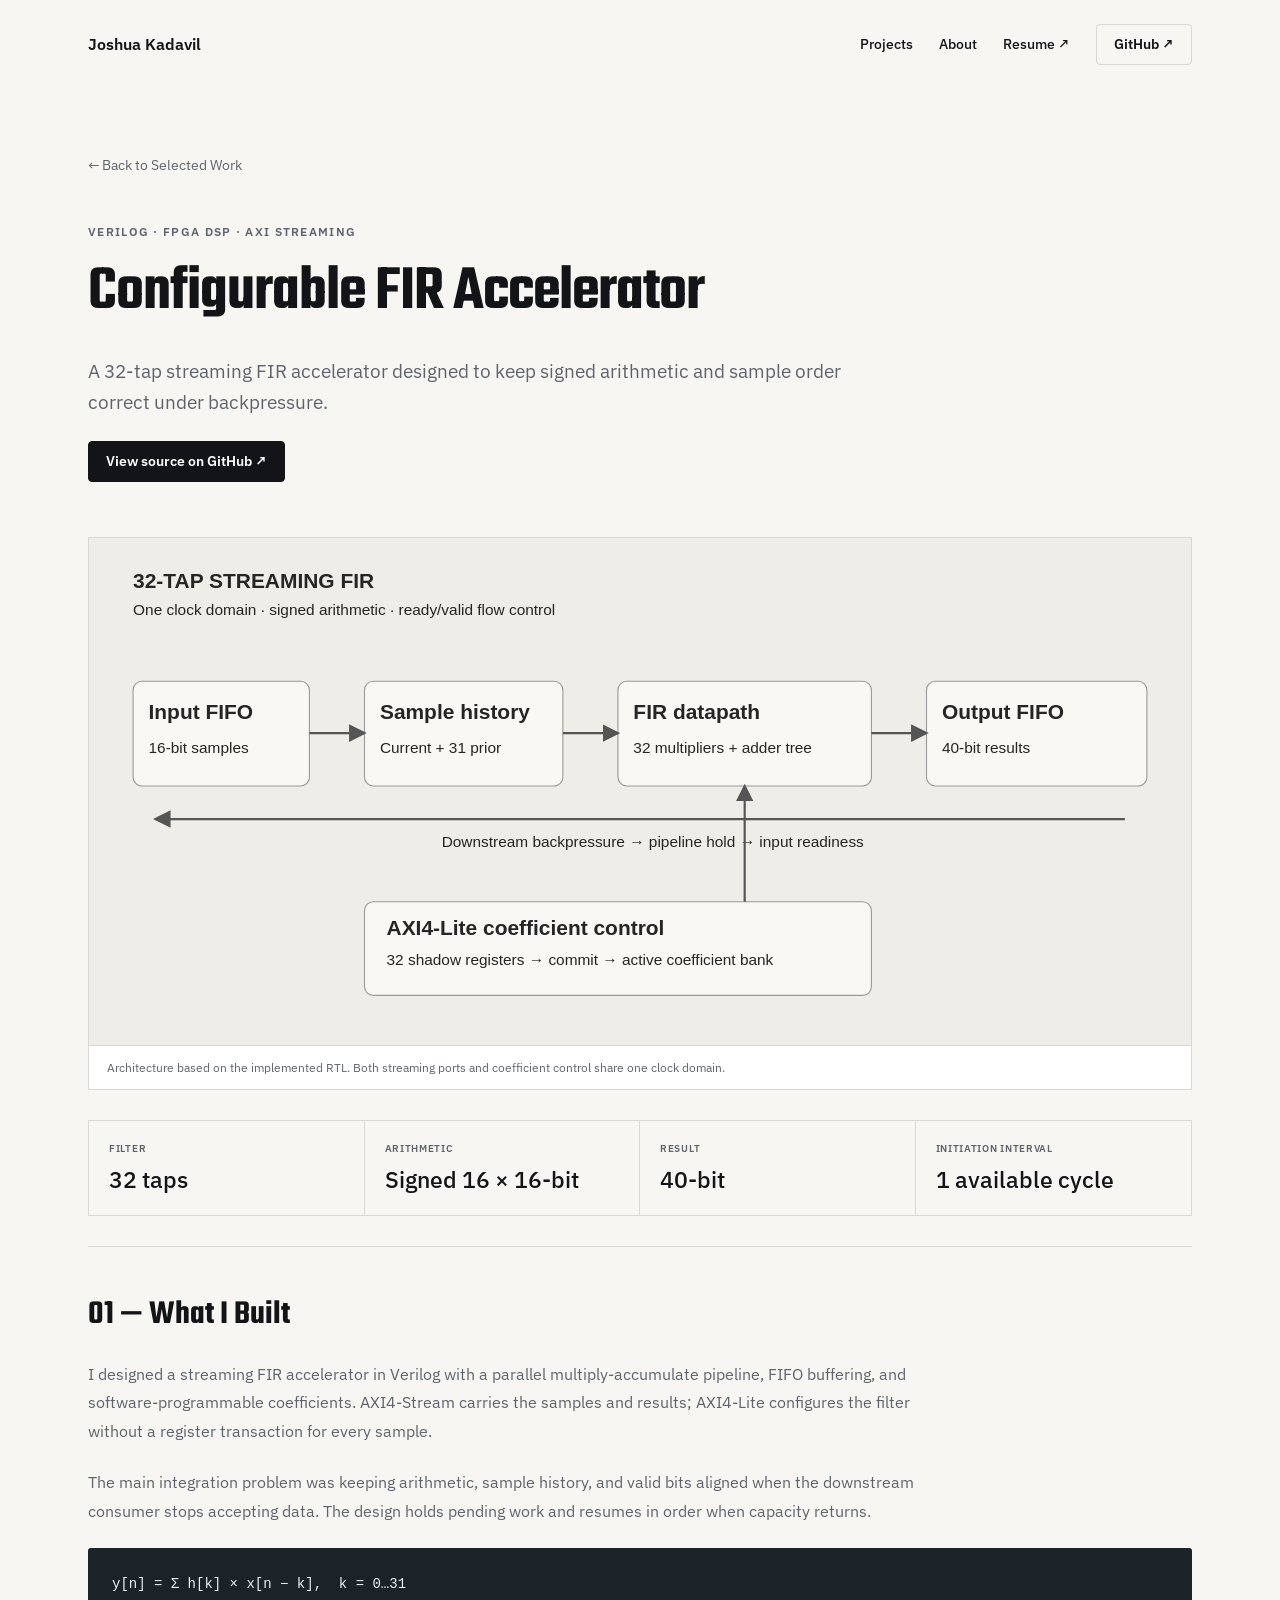
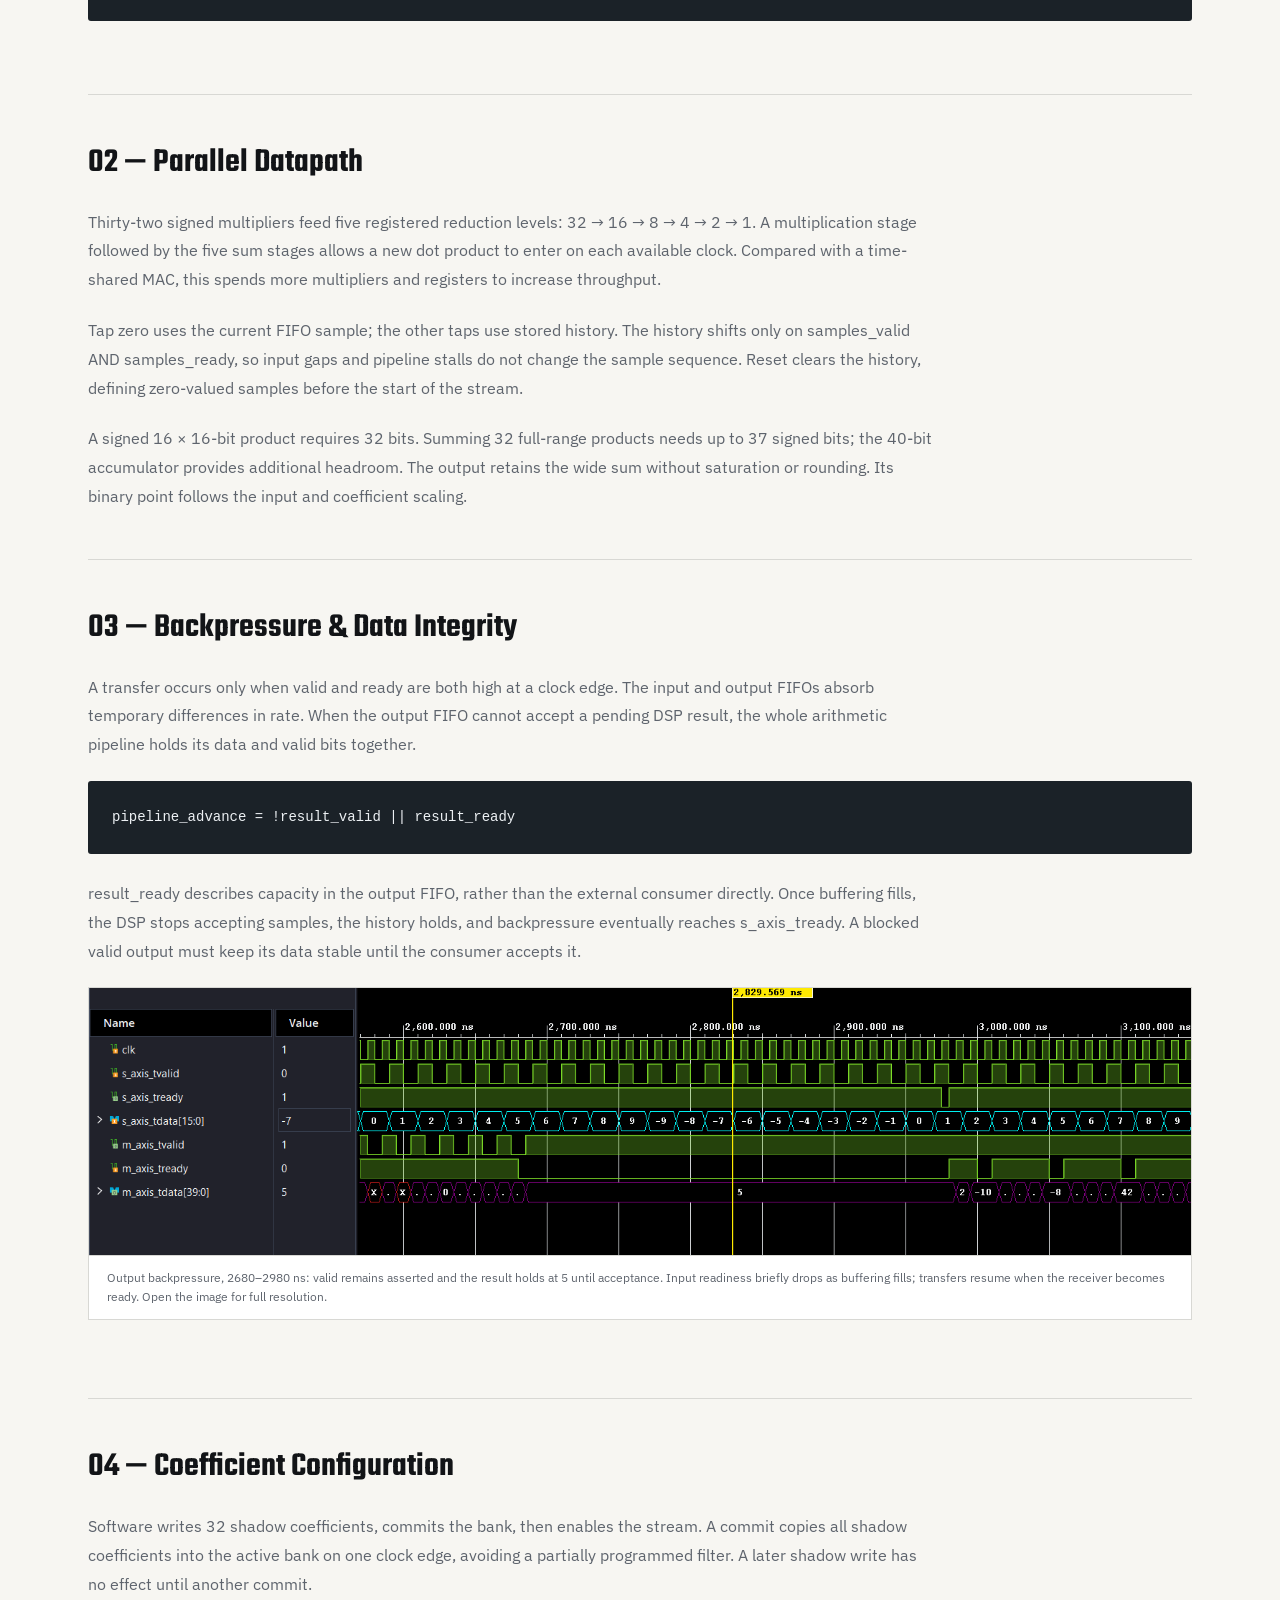
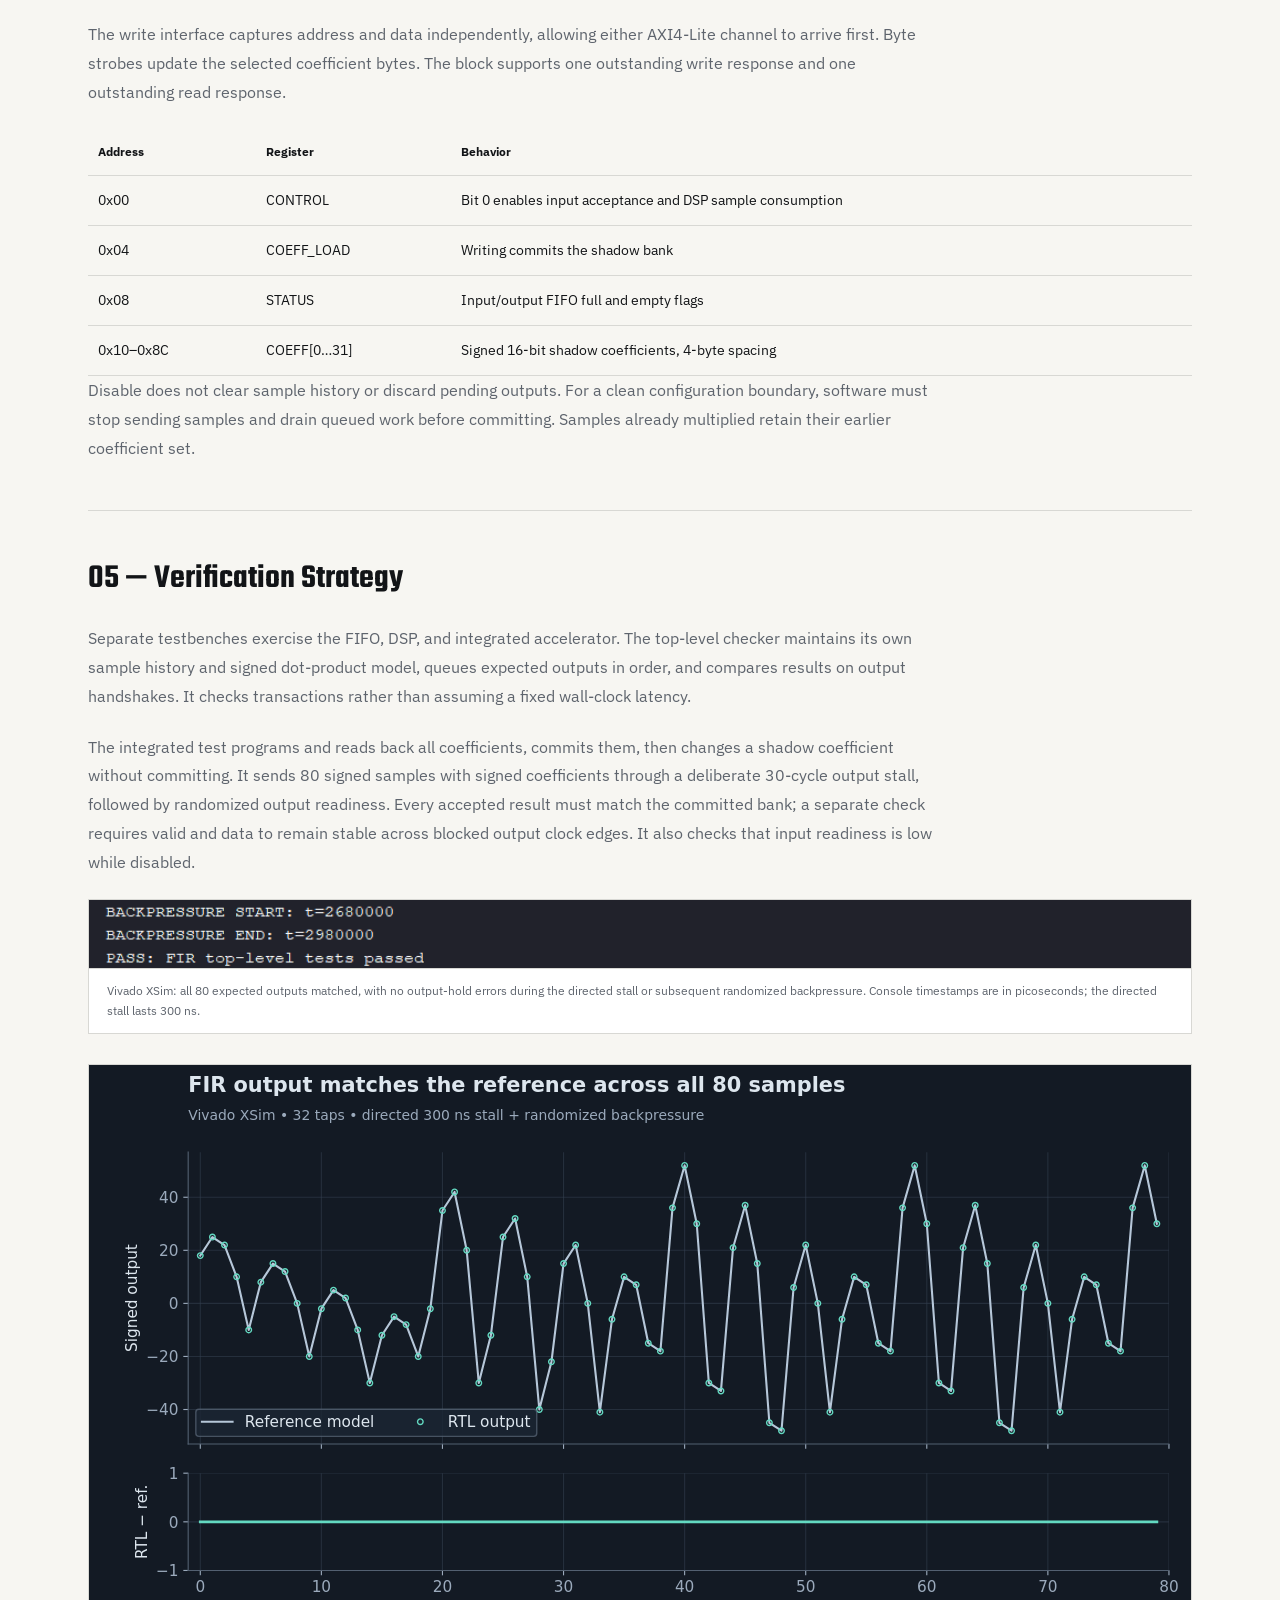
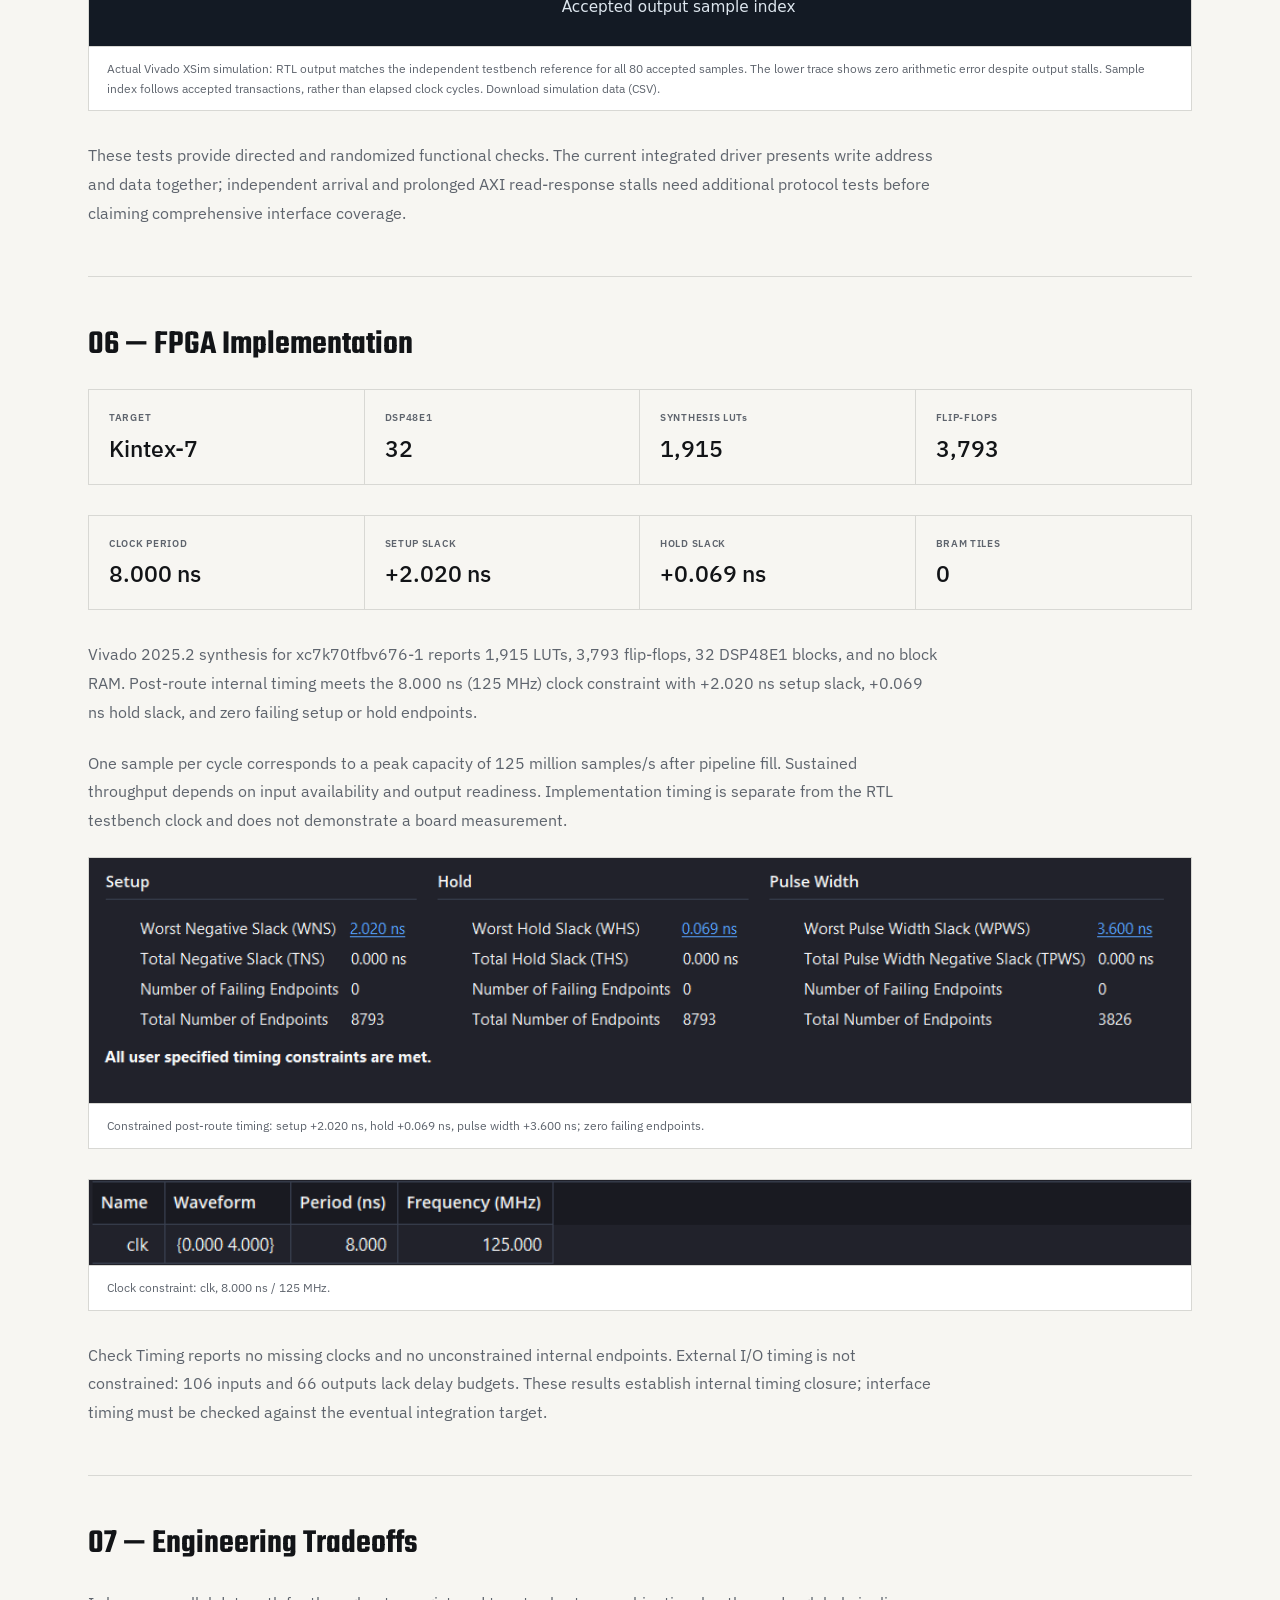
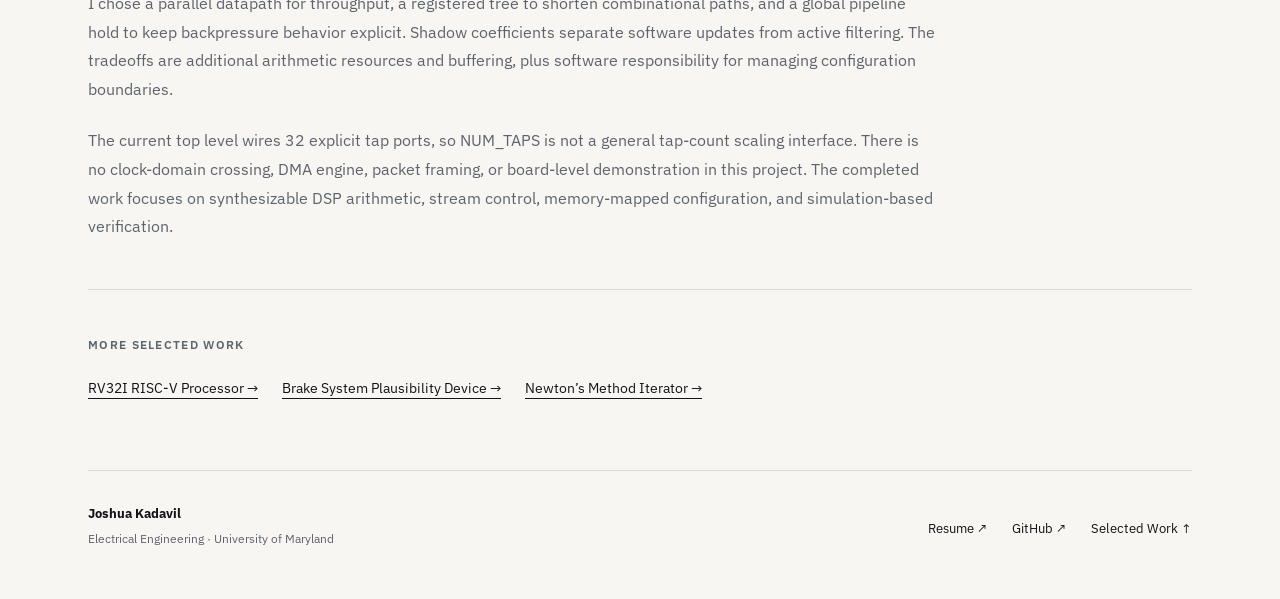
<file: projects/fir/index.html>
<!doctype html><html lang="en"><head><meta charset="utf-8"><meta name="viewport" content="width=device-width, initial-scale=1"><title>Configurable FIR Accelerator — Joshua Kadavil</title><meta name="description" content="Joshua Kadavil’s electrical engineering portfolio: FPGA, RTL, computer architecture, PCB and CMOS design."><link rel="stylesheet" href="/style.css"></head><body><header><a class="brand" href="/">Joshua Kadavil</a><nav aria-label="Main navigation"><a href="/#work">Projects</a><a href="/#about">About</a><a href="https://drive.google.com/file/d/1f0EyTunNT7NF5_D-wASFy5cTvmZ3Mgu0/view?usp=sharing" target="_blank" rel="noopener">Resume ↗</a><a class="button" href="https://github.com/jkadavil" target="_blank" rel="noopener">GitHub ↗</a></nav></header><main><div class="projecthero"><a class="back" href="/#work">← Back to Selected Work</a><small>VERILOG · FPGA DSP · AXI STREAMING</small><h1>Configurable FIR Accelerator</h1><p>A 32-tap streaming FIR accelerator designed to keep signed arithmetic and sample order correct under backpressure.</p><a class="button primary" href="https://github.com/jkadavil/FIR_Filter" target="_blank" rel="noopener">View source on GitHub ↗</a></div><figure><img src="/assets/fir-architecture.svg" alt="32-tap FIR accelerator with input and output FIFOs, sample history, parallel arithmetic and AXI4-Lite coefficient control"><figcaption>Architecture based on the implemented RTL. Both streaming ports and coefficient control share one clock domain.</figcaption></figure><div class="stats"><div><small>FILTER</small><strong>32 taps</strong></div><div><small>ARITHMETIC</small><strong>Signed 16 × 16-bit</strong></div><div><small>RESULT</small><strong>40-bit</strong></div><div><small>INITIATION INTERVAL</small><strong>1 available cycle</strong></div></div><section class="detail"><h2>01 — What I Built</h2><div><p>I designed a streaming FIR accelerator in Verilog with a parallel multiply-accumulate pipeline, FIFO buffering, and software-programmable coefficients. AXI4-Stream carries the samples and results; AXI4-Lite configures the filter without a register transaction for every sample.</p><p>The main integration problem was keeping arithmetic, sample history, and valid bits aligned when the downstream consumer stops accepting data. The design holds pending work and resumes in order when capacity returns.</p><pre><code>y[n] = Σ h[k] × x[n − k],  k = 0…31</code></pre></div></section><section class="detail"><h2>02 — Parallel Datapath</h2><div><p>Thirty-two signed multipliers feed five registered reduction levels: 32 → 16 → 8 → 4 → 2 → 1. A multiplication stage followed by the five sum stages allows a new dot product to enter on each available clock. Compared with a time-shared MAC, this spends more multipliers and registers to increase throughput.</p><p>Tap zero uses the current FIFO sample; the other taps use stored history. The history shifts only on samples_valid AND samples_ready, so input gaps and pipeline stalls do not change the sample sequence. Reset clears the history, defining zero-valued samples before the start of the stream.</p><p>A signed 16 × 16-bit product requires 32 bits. Summing 32 full-range products needs up to 37 signed bits; the 40-bit accumulator provides additional headroom. The output retains the wide sum without saturation or rounding. Its binary point follows the input and coefficient scaling.</p></div></section><section class="detail"><h2>03 — Backpressure & Data Integrity</h2><div><p>A transfer occurs only when valid and ready are both high at a clock edge. The input and output FIFOs absorb temporary differences in rate. When the output FIFO cannot accept a pending DSP result, the whole arithmetic pipeline holds its data and valid bits together.</p><pre><code>pipeline_advance = !result_valid || result_ready</code></pre><p>result_ready describes capacity in the output FIFO, rather than the external consumer directly. Once buffering fills, the DSP stops accepting samples, the history holds, and backpressure eventually reaches s_axis_tready. A blocked valid output must keep its data stable until the consumer accepts it.</p><figure><a href="/assets/fir-backpressure.png" target="_blank" rel="noopener"><img src="/assets/fir-backpressure.png" alt="Vivado waveform showing a 300 ns output stall, stable FIR result of 5, and resumed output transfers" loading="lazy"></a><figcaption>Output backpressure, 2680–2980 ns: valid remains asserted and the result holds at 5 until acceptance. Input readiness briefly drops as buffering fills; transfers resume when the receiver becomes ready. Open the image for full resolution.</figcaption></figure></div></section><section class="detail"><h2>04 — Coefficient Configuration</h2><div><p>Software writes 32 shadow coefficients, commits the bank, then enables the stream. A commit copies all shadow coefficients into the active bank on one clock edge, avoiding a partially programmed filter. A later shadow write has no effect until another commit.</p><p>The write interface captures address and data independently, allowing either AXI4-Lite channel to arrive first. Byte strobes update the selected coefficient bytes. The block supports one outstanding write response and one outstanding read response.</p><div class="tablewrap"><table><thead><tr><th>Address</th><th>Register</th><th>Behavior</th></tr></thead><tbody><tr><td>0x00</td><td>CONTROL</td><td>Bit 0 enables input acceptance and DSP sample consumption</td></tr><tr><td>0x04</td><td>COEFF_LOAD</td><td>Writing commits the shadow bank</td></tr><tr><td>0x08</td><td>STATUS</td><td>Input/output FIFO full and empty flags</td></tr><tr><td>0x10–0x8C</td><td>COEFF[0…31]</td><td>Signed 16-bit shadow coefficients, 4-byte spacing</td></tr></tbody></table></div><p>Disable does not clear sample history or discard pending outputs. For a clean configuration boundary, software must stop sending samples and drain queued work before committing. Samples already multiplied retain their earlier coefficient set.</p></div></section><section class="detail"><h2>05 — Verification Strategy</h2><div><p>Separate testbenches exercise the FIFO, DSP, and integrated accelerator. The top-level checker maintains its own sample history and signed dot-product model, queues expected outputs in order, and compares results on output handshakes. It checks transactions rather than assuming a fixed wall-clock latency.</p><p>The integrated test programs and reads back all coefficients, commits them, then changes a shadow coefficient without committing. It sends 80 signed samples with signed coefficients through a deliberate 30-cycle output stall, followed by randomized output readiness. Every accepted result must match the committed bank; a separate check requires valid and data to remain stable across blocked output clock edges. It also checks that input readiness is low while disabled.</p><figure><img src="/assets/fir-verification-pass.png" alt="Vivado console reporting backpressure start and end timestamps and FIR top-level tests passed" loading="lazy"><figcaption>Vivado XSim: all 80 expected outputs matched, with no output-hold errors during the directed stall or subsequent randomized backpressure. Console timestamps are in picoseconds; the directed stall lasts 300 ns.</figcaption></figure><figure><a href="/assets/fir-output-comparison.svg" target="_blank" rel="noopener"><img src="/assets/fir-output-comparison.svg" alt="Reference and RTL outputs overlap for all 80 accepted samples, with zero error" loading="lazy"></a><figcaption>Actual Vivado XSim simulation: RTL output matches the independent testbench reference for all 80 accepted samples. The lower trace shows zero arithmetic error despite output stalls. Sample index follows accepted transactions, rather than elapsed clock cycles. <a href="/assets/fir-results-vivado.csv">Download simulation data (CSV)</a>.</figcaption></figure><p>These tests provide directed and randomized functional checks. The current integrated driver presents write address and data together; independent arrival and prolonged AXI read-response stalls need additional protocol tests before claiming comprehensive interface coverage.</p></div></section><section class="detail"><h2>06 — FPGA Implementation</h2><div><div class="stats"><div><small>TARGET</small><strong>Kintex-7</strong></div><div><small>DSP48E1</small><strong>32</strong></div><div><small>SYNTHESIS LUTs</small><strong>1,915</strong></div><div><small>FLIP-FLOPS</small><strong>3,793</strong></div></div><div class="stats"><div><small>CLOCK PERIOD</small><strong>8.000 ns</strong></div><div><small>SETUP SLACK</small><strong>+2.020 ns</strong></div><div><small>HOLD SLACK</small><strong>+0.069 ns</strong></div><div><small>BRAM TILES</small><strong>0</strong></div></div><p>Vivado 2025.2 synthesis for xc7k70tfbv676-1 reports 1,915 LUTs, 3,793 flip-flops, 32 DSP48E1 blocks, and no block RAM. Post-route internal timing meets the 8.000 ns (125 MHz) clock constraint with +2.020 ns setup slack, +0.069 ns hold slack, and zero failing setup or hold endpoints.</p><p>One sample per cycle corresponds to a peak capacity of 125 million samples/s after pipeline fill. Sustained throughput depends on input availability and output readiness. Implementation timing is separate from the RTL testbench clock and does not demonstrate a board measurement.</p><figure><img src="/assets/fir-timing-summary.png" alt="Vivado timing summary showing positive setup, hold and pulse-width slack" loading="lazy"><figcaption>Constrained post-route timing: setup +2.020 ns, hold +0.069 ns, pulse width +3.600 ns; zero failing endpoints.</figcaption></figure><figure><img src="/assets/fir-clock-summary.png" alt="Vivado clock summary showing an 8 ns period and 125 MHz frequency" loading="lazy"><figcaption>Clock constraint: clk, 8.000 ns / 125 MHz.</figcaption></figure><p>Check Timing reports no missing clocks and no unconstrained internal endpoints. External I/O timing is not constrained: 106 inputs and 66 outputs lack delay budgets. These results establish internal timing closure; interface timing must be checked against the eventual integration target.</p></div></section><section class="detail"><h2>07 — Engineering Tradeoffs</h2><div><p>I chose a parallel datapath for throughput, a registered tree to shorten combinational paths, and a global pipeline hold to keep backpressure behavior explicit. Shadow coefficients separate software updates from active filtering. The tradeoffs are additional arithmetic resources and buffering, plus software responsibility for managing configuration boundaries.</p><p>The current top level wires 32 explicit tap ports, so NUM_TAPS is not a general tap-count scaling interface. There is no clock-domain crossing, DMA engine, packet framing, or board-level demonstration in this project. The completed work focuses on synthesizable DSP arithmetic, stream control, memory-mapped configuration, and simulation-based verification.</p></div></section><section class="more"><small>MORE SELECTED WORK</small><div><a href="/projects/rv32i/">RV32I RISC-V Processor →</a><a href="/projects/bspd/">Brake System Plausibility Device →</a><a href="/projects/newtonian-iterator/">Newton’s Method Iterator →</a></div></section></main><footer><div><strong>Joshua Kadavil</strong><p>Electrical Engineering · University of Maryland</p></div><div><a href="https://drive.google.com/file/d/1f0EyTunNT7NF5_D-wASFy5cTvmZ3Mgu0/view?usp=sharing">Resume ↗</a><a href="https://github.com/jkadavil">GitHub ↗</a><a href="/#work">Selected Work ↑</a></div></footer></body></html>
</file>
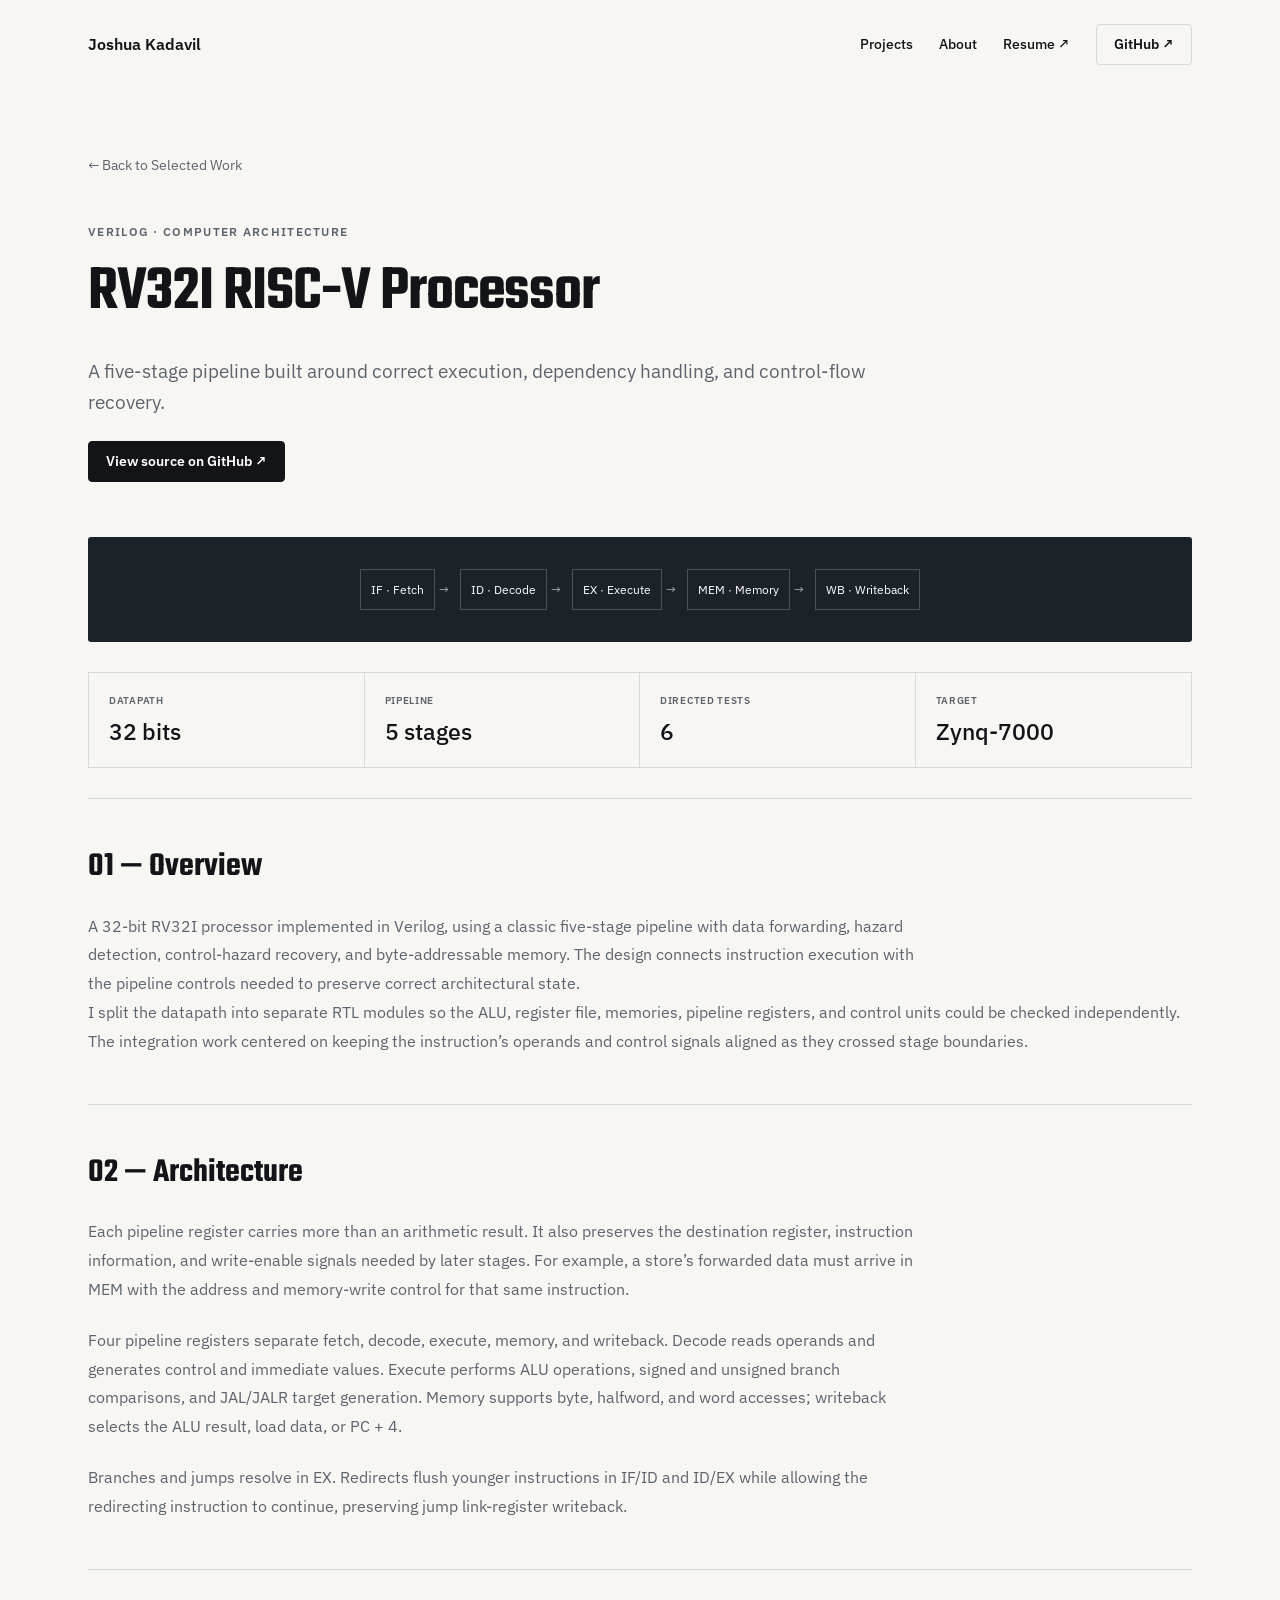
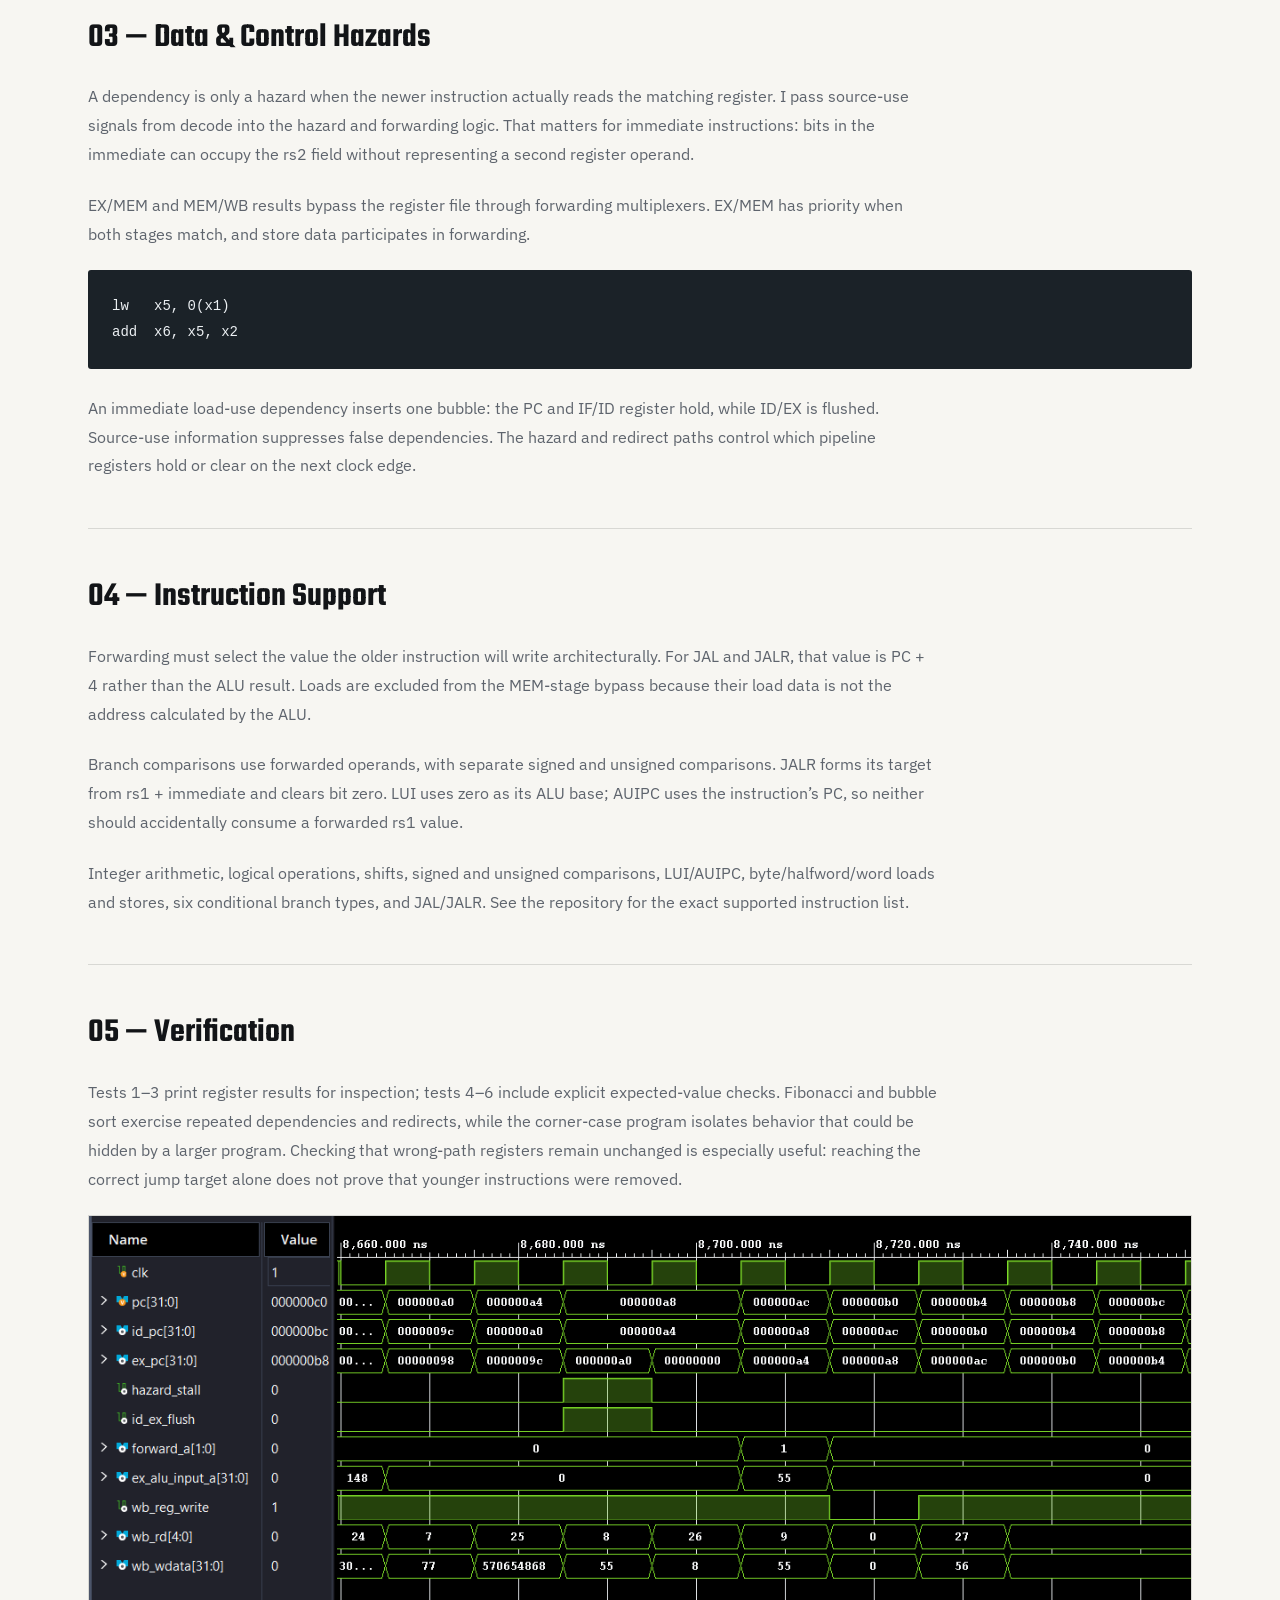
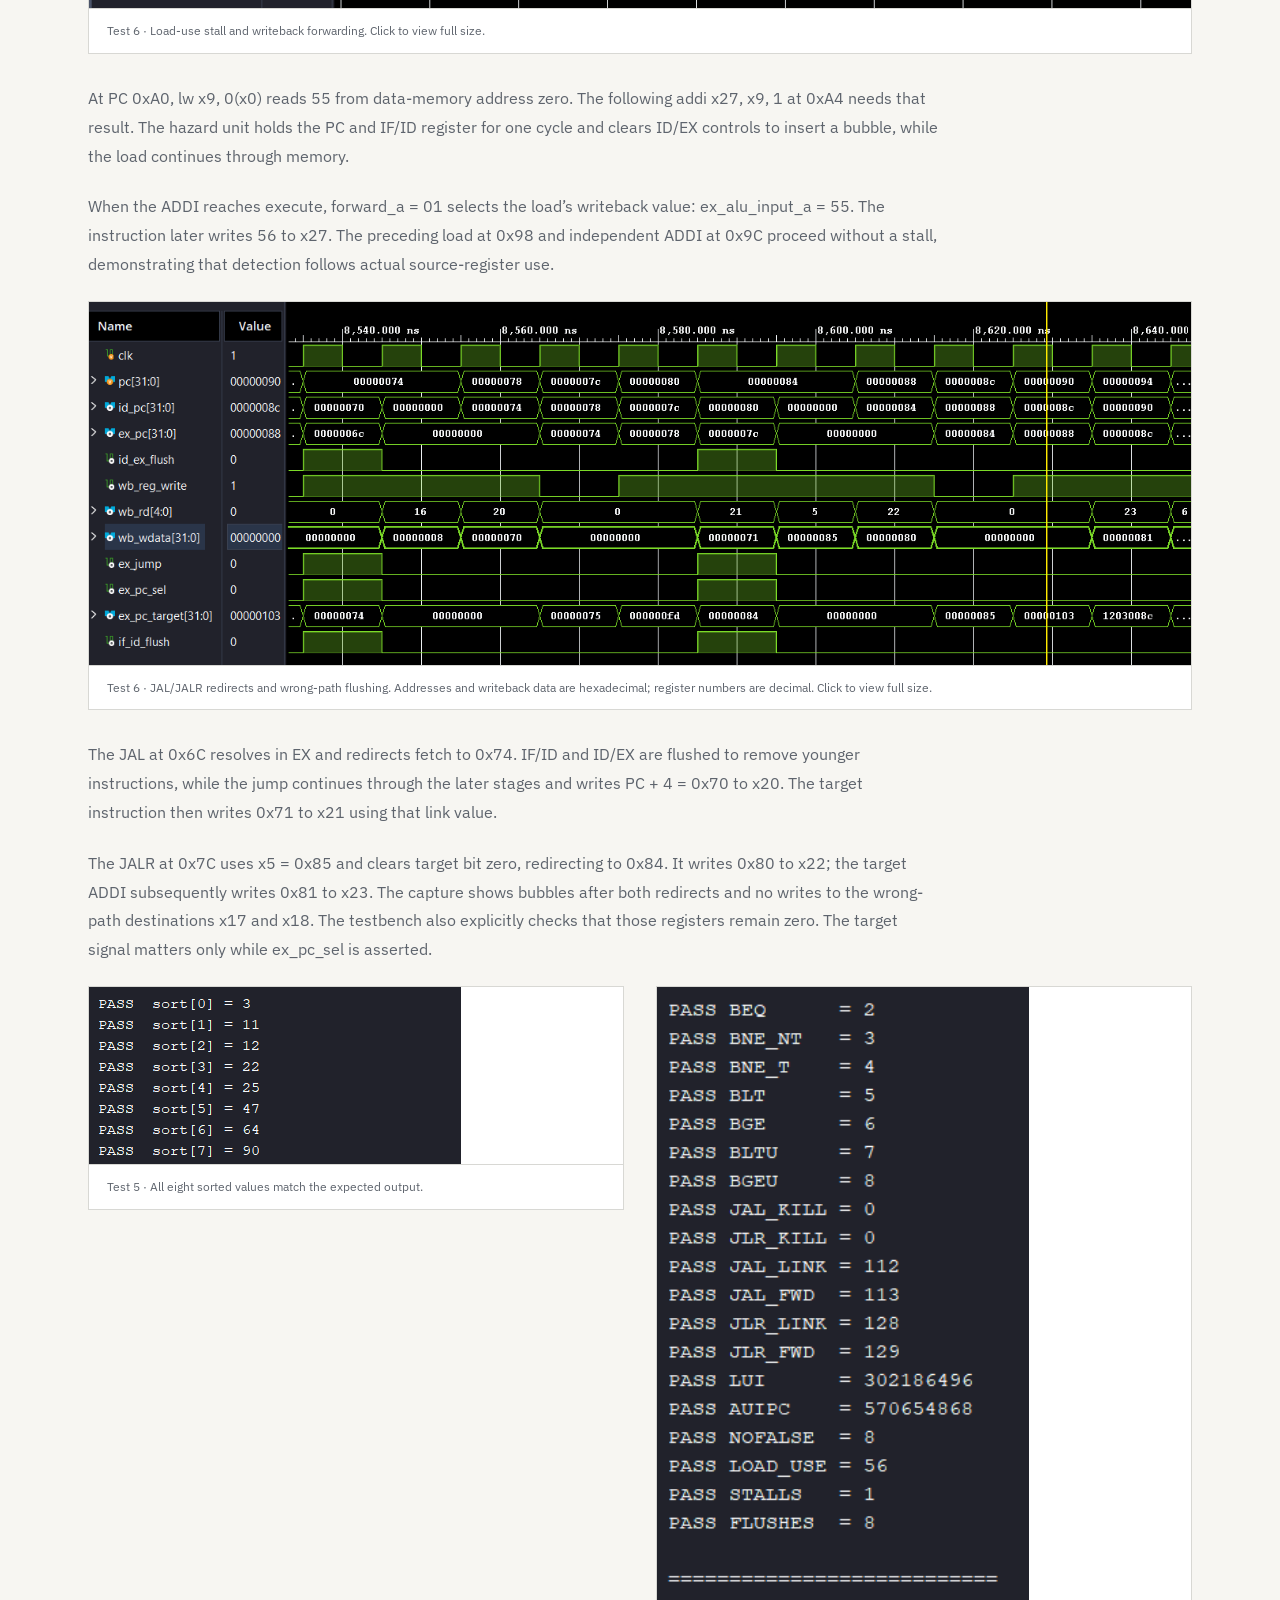
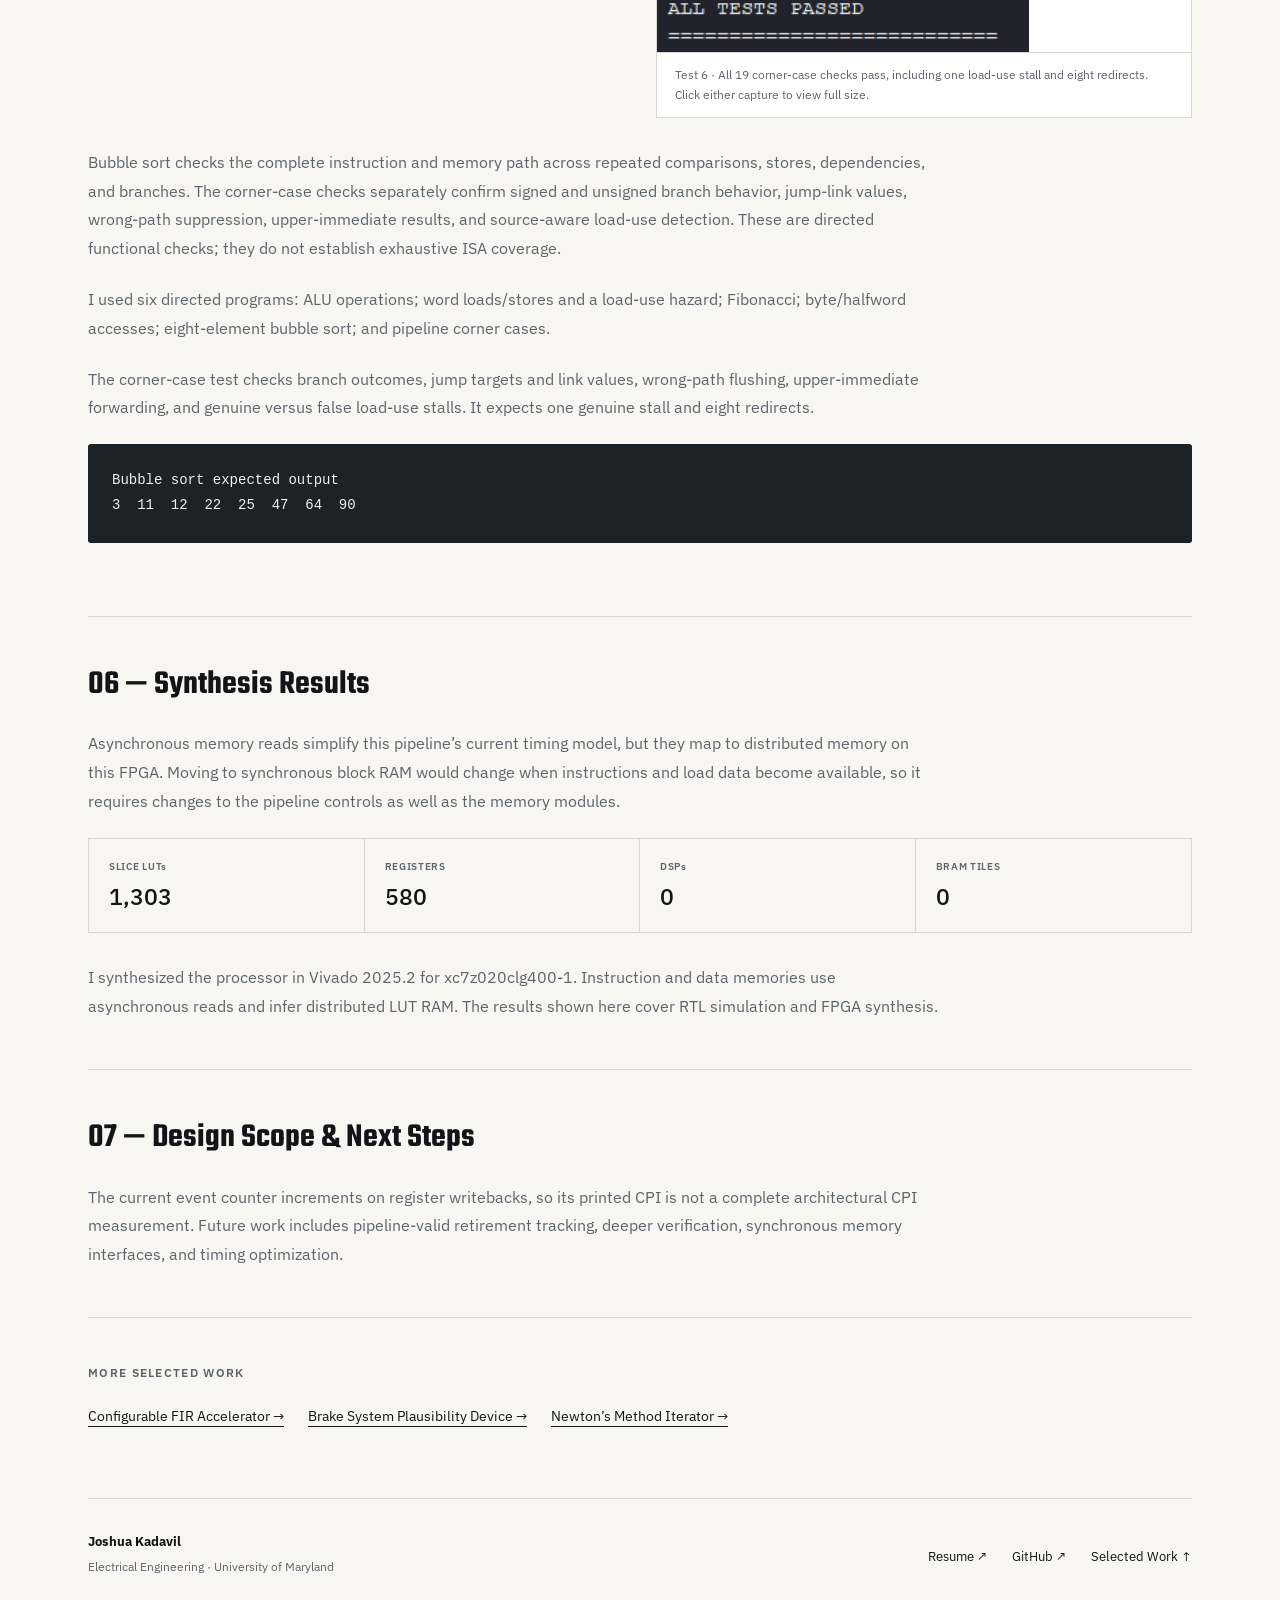
<file: projects/rv32i/index.html>
<!doctype html><html lang="en"><head><meta charset="utf-8"><meta name="viewport" content="width=device-width, initial-scale=1"><title>RV32I RISC-V Processor — Joshua Kadavil</title><meta name="description" content="Joshua Kadavil’s electrical engineering portfolio: FPGA, RTL, computer architecture, PCB and CMOS design."><link rel="stylesheet" href="/style.css"></head><body><header><a class="brand" href="/">Joshua Kadavil</a><nav aria-label="Main navigation"><a href="/#work">Projects</a><a href="/#about">About</a><a href="https://drive.google.com/file/d/1f0EyTunNT7NF5_D-wASFy5cTvmZ3Mgu0/view?usp=sharing" target="_blank" rel="noopener">Resume ↗</a><a class="button" href="https://github.com/jkadavil" target="_blank" rel="noopener">GitHub ↗</a></nav></header><main><div class="projecthero"><a class="back" href="/#work">← Back to Selected Work</a><small>VERILOG · COMPUTER ARCHITECTURE</small><h1>RV32I RISC-V Processor</h1><p>A five-stage pipeline built around correct execution, dependency handling, and control-flow recovery.</p><a class="button primary" href="https://github.com/jkadavil/RV32I_Processor" target="_blank" rel="noopener">View source on GitHub ↗</a></div><div class="flow"><span>IF · Fetch</span><span>ID · Decode</span><span>EX · Execute</span><span>MEM · Memory</span><span>WB · Writeback</span></div><div class="stats"><div><small>DATAPATH</small><strong>32 bits</strong></div><div><small>PIPELINE</small><strong>5 stages</strong></div><div><small>DIRECTED TESTS</small><strong>6</strong></div><div><small>TARGET</small><strong>Zynq-7000</strong></div></div><section class="detail"><h2>01 — Overview</h2><div><p>A 32-bit RV32I processor implemented in Verilog, using a classic five-stage pipeline with data forwarding, hazard detection, control-hazard recovery, and byte-addressable memory. The design connects instruction execution with the pipeline controls needed to preserve correct architectural state.</p></div><p>I split the datapath into separate RTL modules so the ALU, register file, memories, pipeline registers, and control units could be checked independently. The integration work centered on keeping the instruction’s operands and control signals aligned as they crossed stage boundaries.</p></section><section class="detail"><h2>02 — Architecture</h2><div><p>Each pipeline register carries more than an arithmetic result. It also preserves the destination register, instruction information, and write-enable signals needed by later stages. For example, a store’s forwarded data must arrive in MEM with the address and memory-write control for that same instruction.</p><p>Four pipeline registers separate fetch, decode, execute, memory, and writeback. Decode reads operands and generates control and immediate values. Execute performs ALU operations, signed and unsigned branch comparisons, and JAL/JALR target generation. Memory supports byte, halfword, and word accesses; writeback selects the ALU result, load data, or PC + 4.</p><p>Branches and jumps resolve in EX. Redirects flush younger instructions in IF/ID and ID/EX while allowing the redirecting instruction to continue, preserving jump link-register writeback.</p></div></section><section class="detail"><h2>03 — Data & Control Hazards</h2><div><p>A dependency is only a hazard when the newer instruction actually reads the matching register. I pass source-use signals from decode into the hazard and forwarding logic. That matters for immediate instructions: bits in the immediate can occupy the rs2 field without representing a second register operand.</p><p>EX/MEM and MEM/WB results bypass the register file through forwarding multiplexers. EX/MEM has priority when both stages match, and store data participates in forwarding.</p><pre><code>lw   x5, 0(x1)
add  x6, x5, x2</code></pre><p>An immediate load-use dependency inserts one bubble: the PC and IF/ID register hold, while ID/EX is flushed. Source-use information suppresses false dependencies. The hazard and redirect paths control which pipeline registers hold or clear on the next clock edge.</p></div></section><section class="detail"><h2>04 — Instruction Support</h2><div><p>Forwarding must select the value the older instruction will write architecturally. For JAL and JALR, that value is PC + 4 rather than the ALU result. Loads are excluded from the MEM-stage bypass because their load data is not the address calculated by the ALU.</p><p>Branch comparisons use forwarded operands, with separate signed and unsigned comparisons. JALR forms its target from rs1 + immediate and clears bit zero. LUI uses zero as its ALU base; AUIPC uses the instruction’s PC, so neither should accidentally consume a forwarded rs1 value.</p><p>Integer arithmetic, logical operations, shifts, signed and unsigned comparisons, LUI/AUIPC, byte/halfword/word loads and stores, six conditional branch types, and JAL/JALR. See the repository for the exact supported instruction list.</p></div></section><section class="detail"><h2>05 — Verification</h2><div><p>Tests 1–3 print register results for inspection; tests 4–6 include explicit expected-value checks. Fibonacci and bubble sort exercise repeated dependencies and redirects, while the corner-case program isolates behavior that could be hidden by a larger program. Checking that wrong-path registers remain unchanged is especially useful: reaching the correct jump target alone does not prove that younger instructions were removed.</p><figure><a href="/assets/rv32i-load-use.png" target="_blank" rel="noopener"><img src="/assets/rv32i-load-use.png" alt="Vivado simulation showing a one-cycle load-use stall, writeback forwarding of 55, and x27 writeback of 56" loading="lazy"></a><figcaption>Test 6 · Load-use stall and writeback forwarding. Click to view full size.</figcaption></figure><p>At PC 0xA0, lw x9, 0(x0) reads 55 from data-memory address zero. The following addi x27, x9, 1 at 0xA4 needs that result. The hazard unit holds the PC and IF/ID register for one cycle and clears ID/EX controls to insert a bubble, while the load continues through memory.</p><p>When the ADDI reaches execute, forward_a = 01 selects the load’s writeback value: ex_alu_input_a = 55. The instruction later writes 56 to x27. The preceding load at 0x98 and independent ADDI at 0x9C proceed without a stall, demonstrating that detection follows actual source-register use.</p><figure><a href="/assets/rv32i-jump-flush.png" target="_blank" rel="noopener"><img src="/assets/rv32i-jump-flush.png" alt="Vivado waveform showing JAL and JALR redirects, IF/ID and ID/EX flushes, and link-register writeback" loading="lazy"></a><figcaption>Test 6 · JAL/JALR redirects and wrong-path flushing. Addresses and writeback data are hexadecimal; register numbers are decimal. Click to view full size.</figcaption></figure><p>The JAL at 0x6C resolves in EX and redirects fetch to 0x74. IF/ID and ID/EX are flushed to remove younger instructions, while the jump continues through the later stages and writes PC + 4 = 0x70 to x20. The target instruction then writes 0x71 to x21 using that link value.</p><p>The JALR at 0x7C uses x5 = 0x85 and clears target bit zero, redirecting to 0x84. It writes 0x80 to x22; the target ADDI subsequently writes 0x81 to x23. The capture shows bubbles after both redirects and no writes to the wrong-path destinations x17 and x18. The testbench also explicitly checks that those registers remain zero. The target signal matters only while ex_pc_sel is asserted.</p><div style="display:flex;flex-wrap:wrap;gap:32px;align-items:flex-start"><figure style="flex:1;min-width:240px"><a href="/assets/rv32i-sort-results.png" target="_blank" rel="noopener"><img style="width:100%;max-width:372px;height:auto" src="/assets/rv32i-sort-results.png" alt="Eight passing bubble-sort checks: 3, 11, 12, 22, 25, 47, 64, 90" loading="lazy"></a><figcaption>Test 5 · All eight sorted values match the expected output.</figcaption></figure><figure style="flex:1;min-width:240px"><a href="/assets/rv32i-corner-results.png" target="_blank" rel="noopener"><img style="width:100%;max-width:372px;height:auto" src="/assets/rv32i-corner-results.png" alt="Passing branch, jump, upper-immediate, and load-use checks, with one stall and eight flushes" loading="lazy"></a><figcaption>Test 6 · All 19 corner-case checks pass, including one load-use stall and eight redirects. Click either capture to view full size.</figcaption></figure></div><p>Bubble sort checks the complete instruction and memory path across repeated comparisons, stores, dependencies, and branches. The corner-case checks separately confirm signed and unsigned branch behavior, jump-link values, wrong-path suppression, upper-immediate results, and source-aware load-use detection. These are directed functional checks; they do not establish exhaustive ISA coverage.</p><p>I used six directed programs: ALU operations; word loads/stores and a load-use hazard; Fibonacci; byte/halfword accesses; eight-element bubble sort; and pipeline corner cases.</p><p>The corner-case test checks branch outcomes, jump targets and link values, wrong-path flushing, upper-immediate forwarding, and genuine versus false load-use stalls. It expects one genuine stall and eight redirects.</p><pre><code>Bubble sort expected output
3  11  12  22  25  47  64  90</code></pre></div></section><section class="detail"><h2>06 — Synthesis Results</h2><div><p>Asynchronous memory reads simplify this pipeline’s current timing model, but they map to distributed memory on this FPGA. Moving to synchronous block RAM would change when instructions and load data become available, so it requires changes to the pipeline controls as well as the memory modules.</p><div class="stats"><div><small>SLICE LUTs</small><strong>1,303</strong></div><div><small>REGISTERS</small><strong>580</strong></div><div><small>DSPs</small><strong>0</strong></div><div><small>BRAM TILES</small><strong>0</strong></div></div><p>I synthesized the processor in Vivado 2025.2 for xc7z020clg400-1. Instruction and data memories use asynchronous reads and infer distributed LUT RAM. The results shown here cover RTL simulation and FPGA synthesis.</p></div></section><section class="detail"><h2>07 — Design Scope & Next Steps</h2><div><p>The current event counter increments on register writebacks, so its printed CPI is not a complete architectural CPI measurement. Future work includes pipeline-valid retirement tracking, deeper verification, synchronous memory interfaces, and timing optimization.</p></div></section><section class="more"><small>MORE SELECTED WORK</small><div><a href="/projects/fir/">Configurable FIR Accelerator →</a><a href="/projects/bspd/">Brake System Plausibility Device →</a><a href="/projects/newtonian-iterator/">Newton’s Method Iterator →</a></div></section></main><footer><div><strong>Joshua Kadavil</strong><p>Electrical Engineering · University of Maryland</p></div><div><a href="https://drive.google.com/file/d/1f0EyTunNT7NF5_D-wASFy5cTvmZ3Mgu0/view?usp=sharing">Resume ↗</a><a href="https://github.com/jkadavil">GitHub ↗</a><a href="/#work">Selected Work ↑</a></div></footer></body></html>
</file>
<file: style.css>
@import url('https://fonts.googleapis.com/css2?family=IBM+Plex+Sans:wght@400;500;600;700&family=Teko:wght@500;600;700&display=swap');
:root{--paper:#f7f6f2;--ink:#121417;--muted:#5e646d;--line:#d8d8d4;--panel:#1b2228}*{box-sizing:border-box}html{scroll-behavior:smooth;scroll-padding-top:35px}body{margin:0;background:var(--paper);color:var(--ink);font-family:'IBM Plex Sans',Arial,sans-serif;font-size:16px;line-height:1.65}a{color:inherit;text-decoration:none}a:focus-visible{outline:3px solid #3d7ab7;outline-offset:5px}header,main,footer{width:min(1104px,calc(100% - 64px));margin:auto}header{display:flex;align-items:center;justify-content:space-between;gap:24px;padding:24px 0}.brand{font-weight:600}nav{display:flex;align-items:center;gap:26px;font-size:14px;font-weight:500}.button{display:inline-flex;align-items:center;justify-content:center;border:1px solid var(--line);border-radius:4px;padding:8px 17px;font-size:14px;font-weight:600;transition:background .2s}.button:hover{background:#e9e9e4}.primary{background:var(--ink);color:white;border-color:var(--ink)}.primary:hover{background:#343a42}small{display:block;font-size:12px;letter-spacing:1.3px;font-weight:600;color:var(--muted)}h1,h2,h3,p{margin-top:0}h1{font-family:Teko,'Arial Narrow',sans-serif;font-size:72px;line-height:1.03;letter-spacing:-1px;margin-bottom:30px;font-weight:600}h2{font-size:32px;line-height:1.2;font-weight:600}h3{font-size:24px;line-height:1.25}p{color:var(--muted);margin-bottom:22px}.hero{padding:100px 0 110px;border-bottom:1px solid var(--line)}.hero small{margin-bottom:28px}.hero h2{font-size:19px;letter-spacing:.4px;margin-bottom:25px}.hero p{max-width:630px}.actions{display:flex;gap:12px;margin-top:28px}#work{padding:76px 0 80px}.sectionhead{display:flex;align-items:center;justify-content:space-between;gap:20px;margin-bottom:36px}.sectionhead h2{font-family:Teko,sans-serif;font-size:40px;margin:0}.cards{display:grid;grid-template-columns:1fr 1fr;gap:24px}.card{border:1px solid var(--line);padding:14px;border-radius:4px;transition:transform .2s,border-color .2s}.card:hover{transform:translateY(-4px);border-color:#8f959a}.visual{height:240px;background:var(--panel);display:flex;align-items:center;justify-content:center;overflow:hidden}.visual figure{margin:0;width:100%;height:100%;border:0;background:white}.visual img{width:100%;height:100%;object-fit:contain;padding:12px}.visual figcaption{display:none}.visual .flow{border:0;padding:22px;background:none;gap:9px}.visual .flow span{padding:0;border:0;font-size:10px;color:#edf0f2;background:none;letter-spacing:.5px}.visual .flow span+span:before{left:-8px}.cardcopy{padding:24px 12px 14px}.card small{font-size:10px;margin-bottom:14px}.card h3{margin-bottom:14px}.card h3 span{float:right;color:var(--muted)}.card p{font-size:15px}.tags{font-size:12px;color:var(--muted)}.read{display:block;margin-top:20px;font-size:13px}.about{border-top:1px solid var(--line);padding:70px 0;display:grid;grid-template-columns:1fr 2fr;gap:40px}.about p{max-width:680px}footer{display:flex;justify-content:space-between;gap:30px;padding:32px 0 45px;border-top:1px solid var(--line);font-size:13px}footer p{font-size:12px;margin:5px 0}footer>div:last-child{display:flex;align-items:center;gap:24px}.projecthero{padding:65px 0 55px}.back{display:block;font-size:14px;margin-bottom:45px;color:var(--muted)}.projecthero small{margin-bottom:18px}.projecthero h1{font-size:64px;max-width:900px}.projecthero p{font-size:19px;max-width:800px}.detail{display:block;padding:48px 0;border-top:1px solid var(--line)}.detail h2{font-size:20px}.detail>div{min-width:0}.detail p:last-child{margin-bottom:0}figure{margin:0 0 30px;border:1px solid var(--line);background:#fff}figure img{display:block;width:100%;height:auto}figcaption{font-size:12px;color:var(--muted);padding:12px 18px;border-top:1px solid var(--line)}.stats{display:grid;grid-template-columns:repeat(4,1fr);border:1px solid var(--line);margin-bottom:30px}.stats>div{padding:20px;border-right:1px solid var(--line)}.stats>div:last-child{border:0}.stats small{font-size:10px;letter-spacing:.7px}.stats strong{display:block;font-size:23px;font-weight:500;margin-top:7px;line-height:1.3}.flow{display:flex;justify-content:center;flex-wrap:wrap;gap:25px;padding:32px 20px;background:var(--panel);color:white;margin-bottom:30px;border-radius:3px}.flow span{position:relative;font-size:12px;padding:10px;border:1px solid #49525b}.flow span+span:before{content:'→';position:absolute;left:-22px;color:#aab3bb}pre{background:var(--panel);color:#ecf0f3;padding:24px;overflow:auto;font-size:14px;border-radius:3px;margin:0 0 25px;line-height:1.8}.tablewrap{overflow:auto}table{border-collapse:collapse;width:100%;font-size:14px}td,th{text-align:left;border-bottom:1px solid var(--line);padding:13px 10px}th{font-size:12px}.more{padding:45px 0 70px;border-top:1px solid var(--line)}.more>div{display:flex;flex-wrap:wrap;gap:24px;margin-top:22px}.more a{font-size:14px;text-decoration:underline;text-underline-offset:5px}@media(max-width:800px){header,main,footer{width:calc(100% - 40px)}nav{gap:16px}.hero{padding:70px 0}.cards{gap:18px}.visual{height:200px}.detail{grid-template-columns:1fr;gap:15px}.projecthero h1{font-size:54px}.stats strong{font-size:20px}.stats>div{padding:15px}.about{grid-template-columns:1fr;gap:20px}}@media(max-width:560px){header{align-items:flex-start;flex-direction:column;gap:16px}nav{width:100%;justify-content:space-between;gap:10px;font-size:13px}nav .button{padding:5px 10px}.hero{padding:55px 0 65px}h1{font-size:54px}.hero h2{font-size:17px}.cards{grid-template-columns:1fr}.sectionhead{align-items:flex-start;flex-direction:column;gap:8px}#work{padding:45px 0}.visual{height:220px}.stats{grid-template-columns:1fr 1fr}.stats>div:nth-child(2){border-right:0}.stats>div:nth-child(-n+2){border-bottom:1px solid var(--line)}.projecthero{padding:35px 0}.projecthero h1{font-size:48px}.projecthero p{font-size:17px}.detail{padding:32px 0}.flow{gap:20px}.flow span{font-size:10px}.flow span+span:before{left:-17px}.visual .flow{gap:8px;padding:12px}.visual .flow span{font-size:8px}.visual .flow span+span:before{left:-7px}footer{flex-direction:column;gap:18px}footer>div:last-child{flex-wrap:wrap}.more>div{flex-direction:column}.actions{gap:8px}.actions .button{padding:8px 12px}}
@media(prefers-reduced-motion:reduce){html{scroll-behavior:auto}*{transition:none!important}}

.detail h2{font-family:Teko,sans-serif;font-size:34px;margin-bottom:24px;line-height:1.2}.detail>div>p{max-width:850px}.detail p{line-height:1.8}.evidence-placeholder{background:#eeefeb;border:1px dashed #b7bcbf;border-radius:4px;margin:30px 0}.evidence-placeholder>div{min-height:190px;padding:36px;display:flex;flex-direction:column;justify-content:center}.evidence-placeholder small{font-size:10px;color:#717a82;margin-bottom:16px}.evidence-placeholder h3{font-size:20px;margin-bottom:12px}.evidence-placeholder p{font-size:14px;max-width:750px;margin-bottom:0}.evidence-placeholder figcaption{border-top:1px dashed #c5cacb;background:transparent}@media(max-width:560px){.detail h2{font-size:29px}.evidence-placeholder>div{padding:24px}}
</file>
